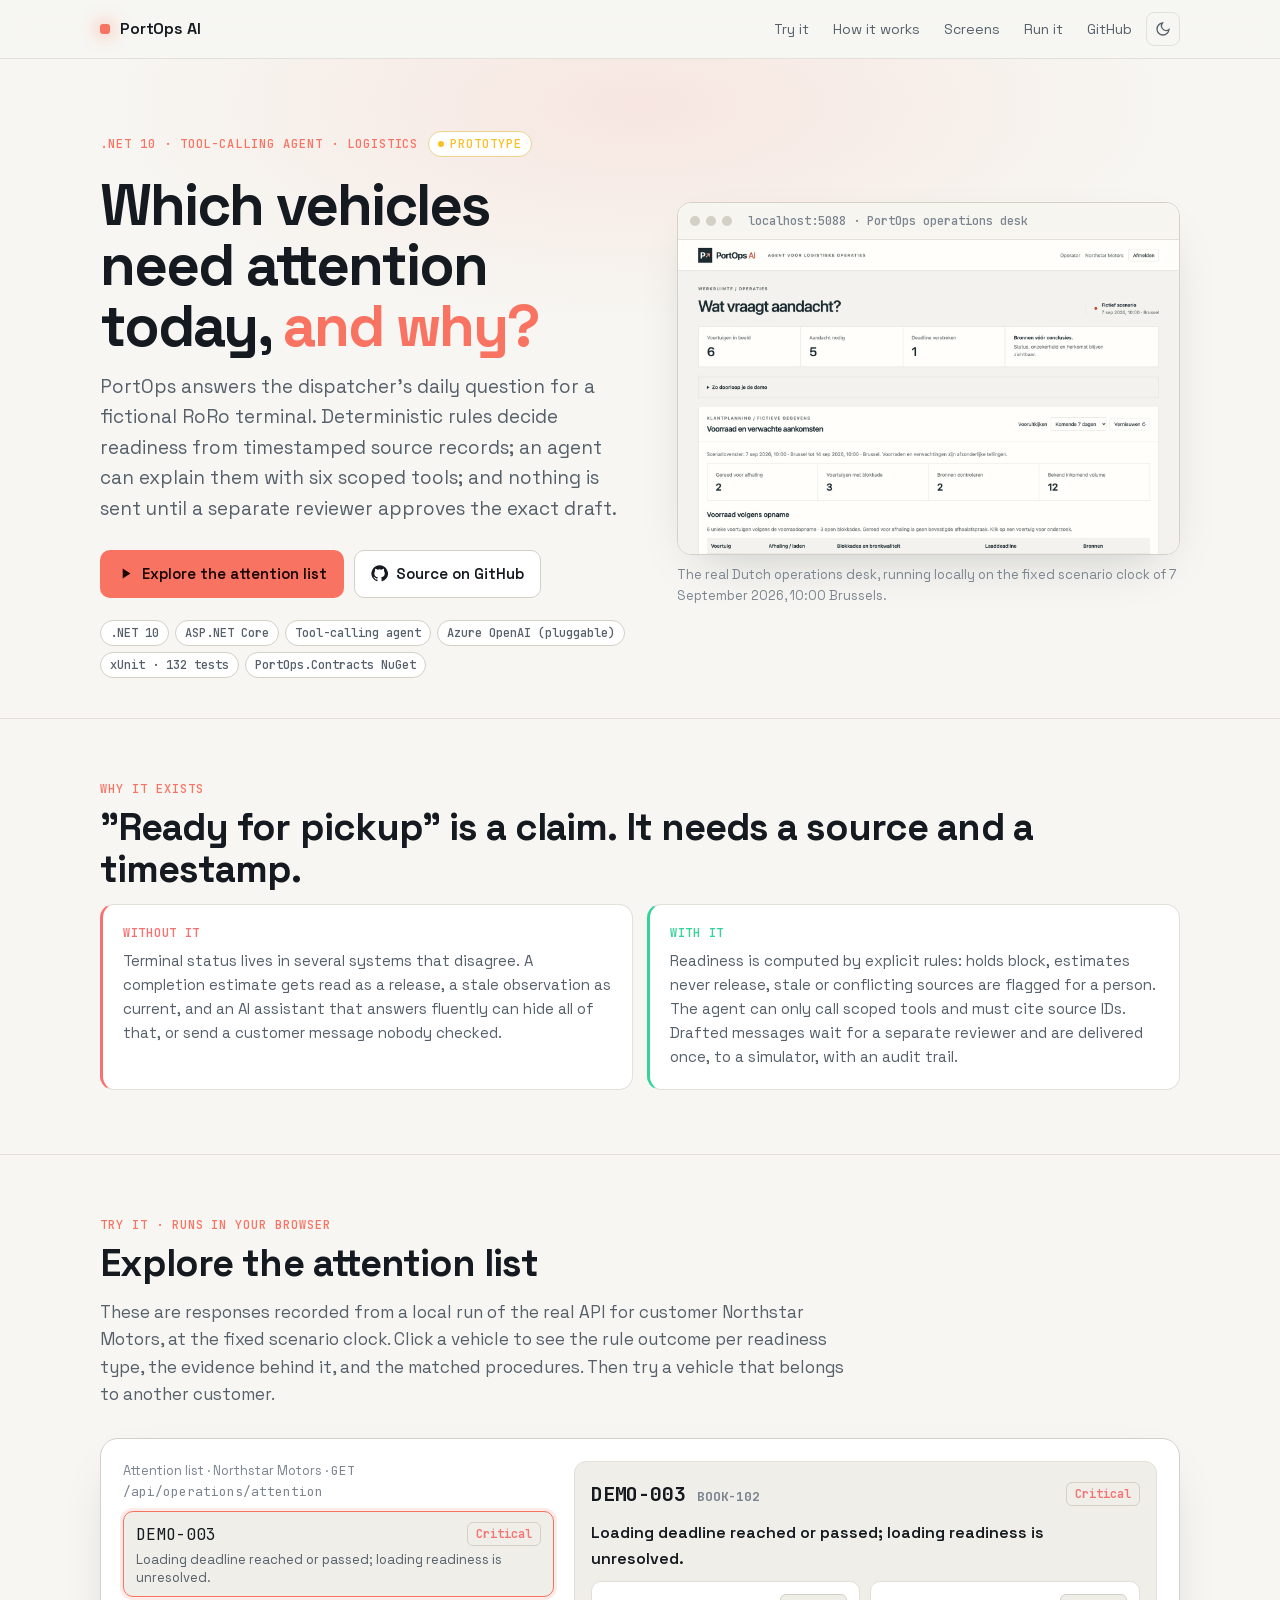
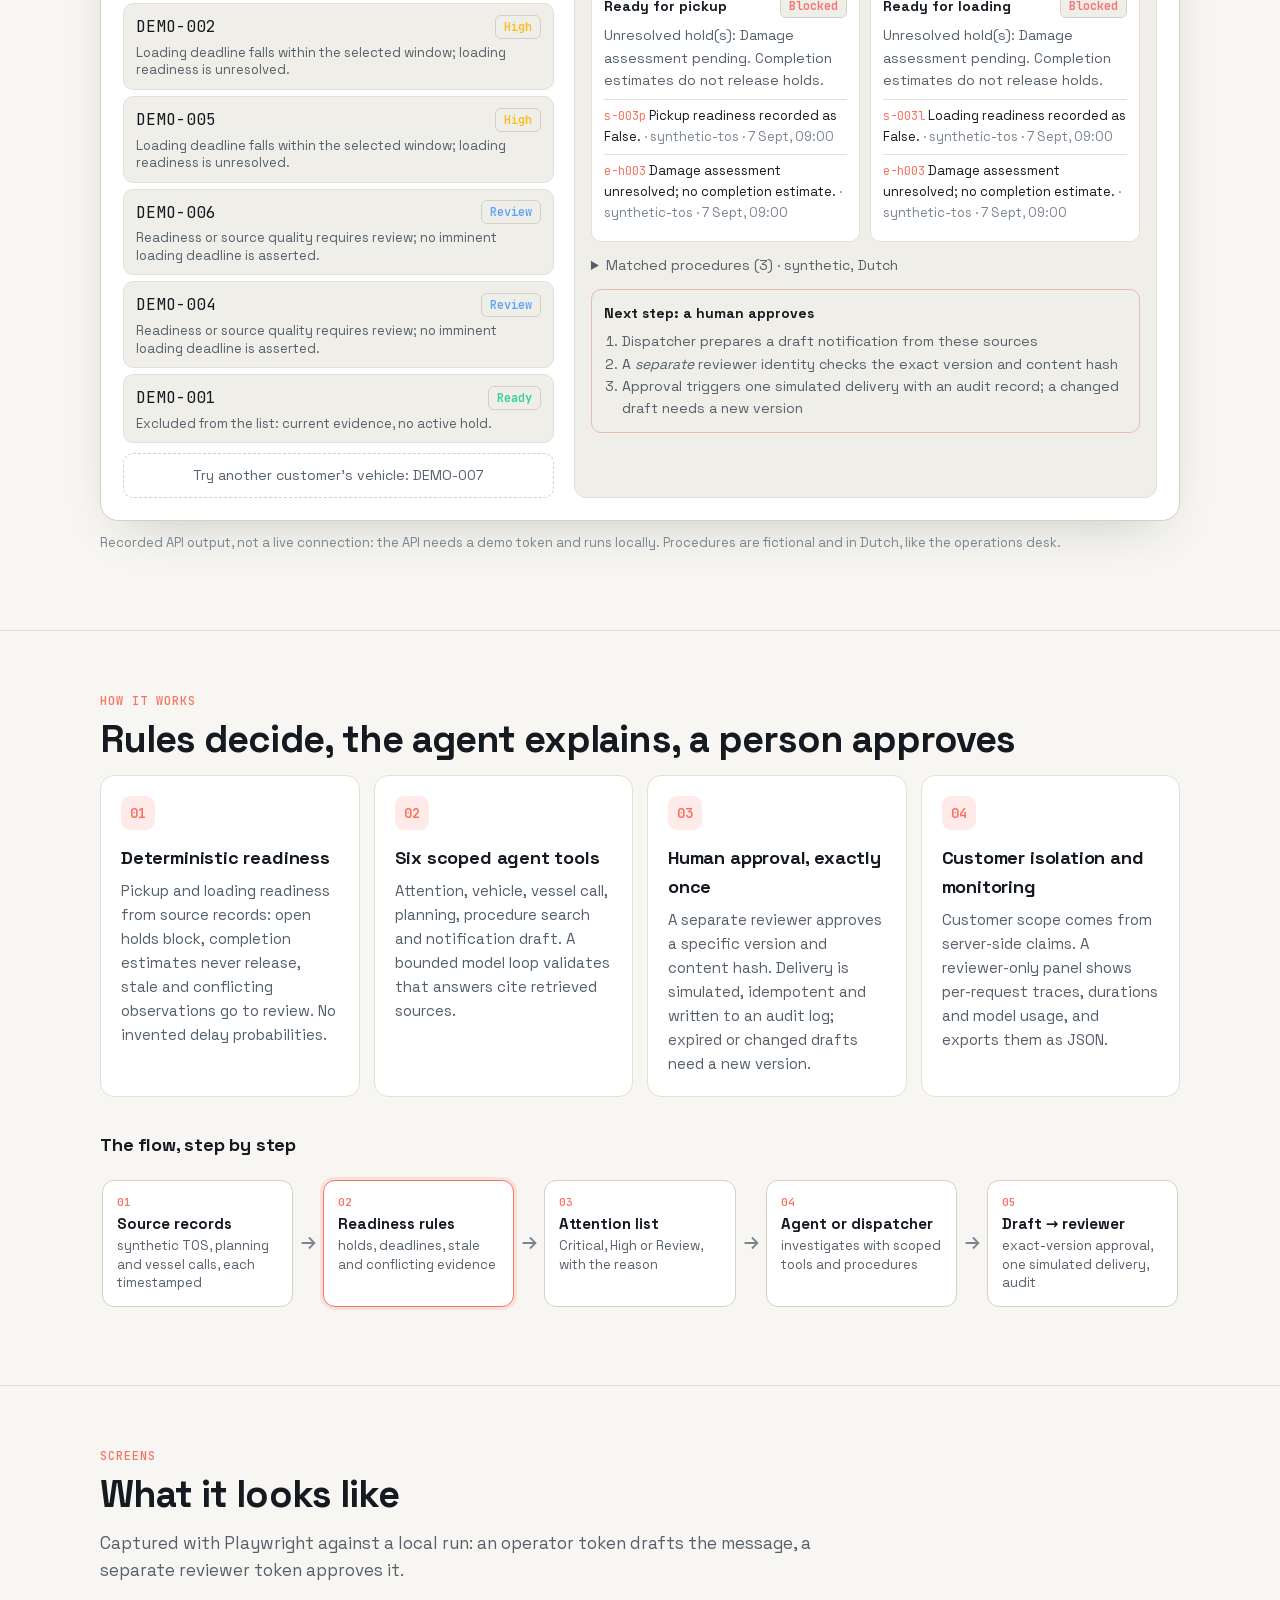
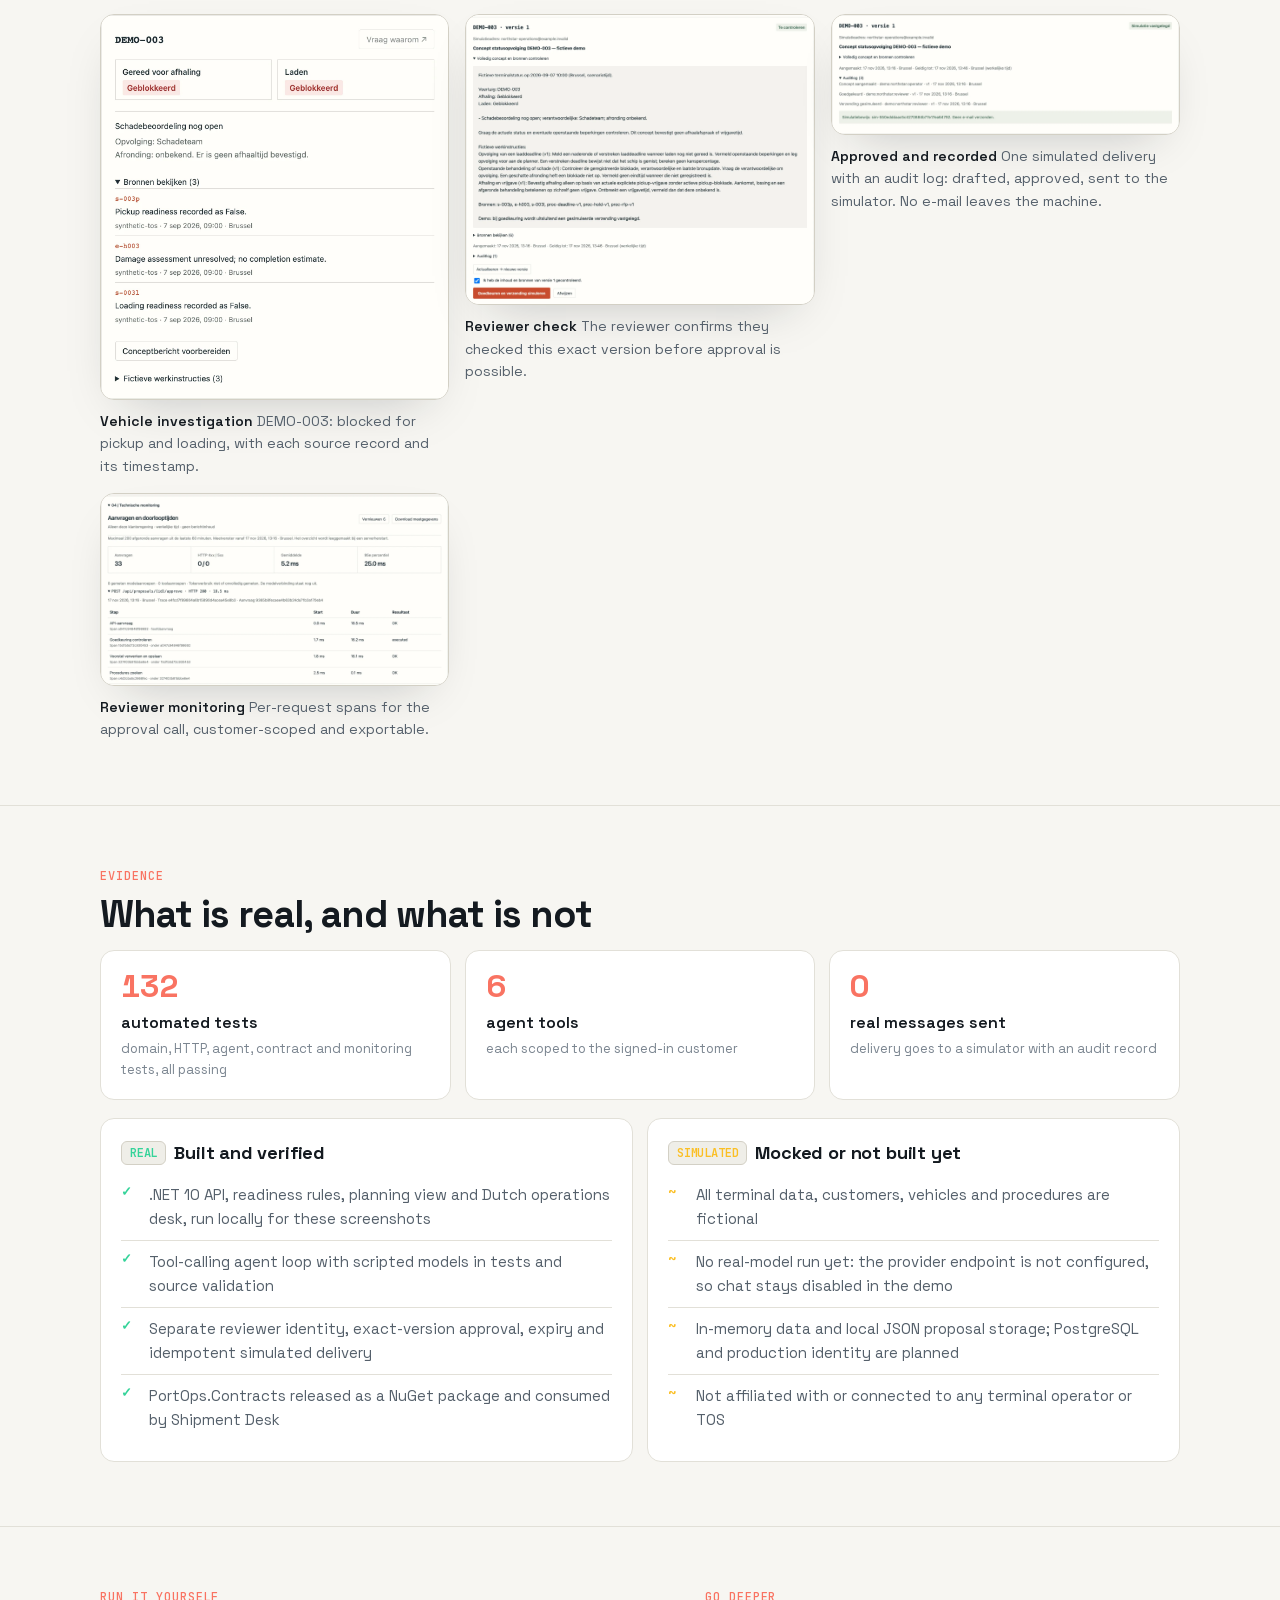
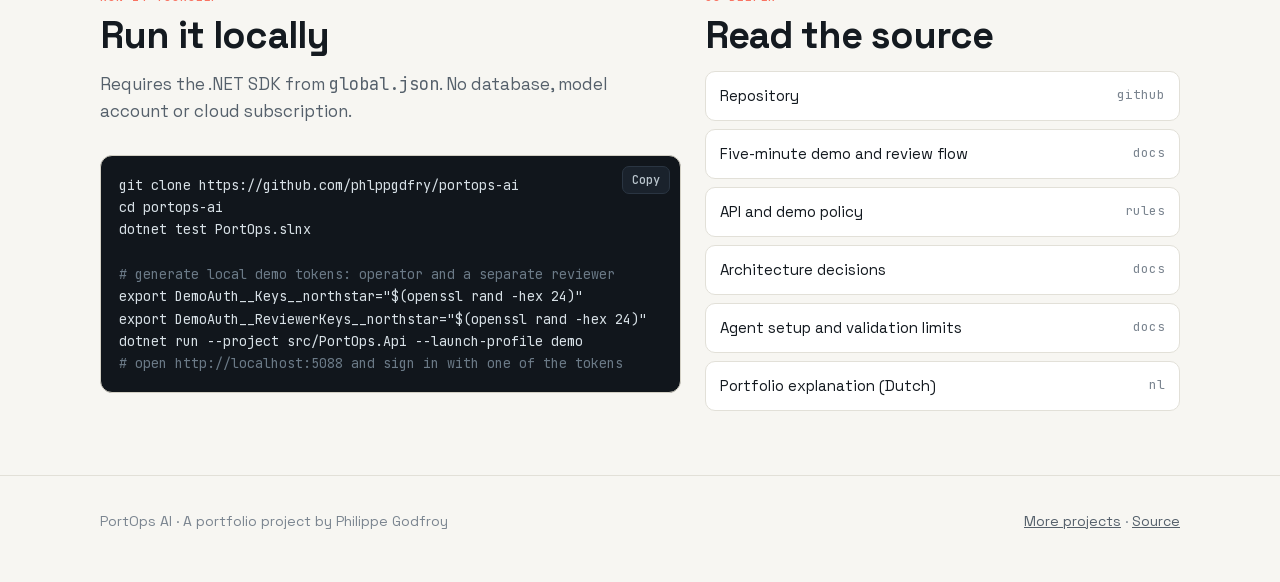
<file: site/index.html>
<!doctype html>
<html lang="en">
<head>
<meta charset="utf-8"><meta name="viewport" content="width=device-width,initial-scale=1">
<title>PortOps AI — an operations agent for a RoRo terminal that shows its sources</title>
<meta name="description" content="A .NET 10 operations API and Dutch operations desk for a fictional RoRo terminal: deterministic readiness rules, a tool-calling agent behind an interface, versioned procedures and human approval with audit records.">
<link rel="canonical" href="https://phlppgdfry.github.io/portops-ai/">
<meta property="og:type" content="website"><meta property="og:title" content="PortOps AI — an operations agent for a RoRo terminal that shows its sources"><meta property="og:description" content="A .NET 10 operations API and Dutch operations desk for a fictional RoRo terminal: deterministic readiness rules, a tool-calling agent behind an interface, versioned procedures and human approval with audit records.">
<meta property="og:url" content="https://phlppgdfry.github.io/portops-ai/"><meta property="og:image" content="https://phlppgdfry.github.io/portops-ai/og.jpg"><meta name="twitter:card" content="summary_large_image">
<meta name="theme-color" content="#0a0d12">
<link rel="icon" href="data:image/svg+xml,%3Csvg xmlns='http://www.w3.org/2000/svg' viewBox='0 0 32 32'%3E%3Crect width='32' height='32' rx='8' fill='%23f97362'/%3E%3C/svg%3E">
<link rel="preload" href="assets/space-grotesk-latin.woff2" as="font" type="font/woff2" crossorigin>
<link rel="stylesheet" href="assets/showcase.css">
<style>:root{--brand:#f97362;--accent-ink:#1a0603}
.po-grid{display:grid;grid-template-columns:.85fr 1.15fr;gap:20px}
.po-grid>*{min-width:0}
@media (max-width:900px){.po-grid{grid-template-columns:1fr}}
.po-list{display:grid;gap:6px}
.po-list button{display:grid;grid-template-columns:auto 1fr;gap:4px 10px;align-items:center;text-align:left;background:var(--bg2);border:1px solid var(--line);border-radius:10px;padding:10px 12px;color:var(--fg);cursor:pointer;font:inherit}
.po-list button .pill{justify-self:end}
.po-list button small{grid-column:1/-1;color:var(--muted);font-size:13px;line-height:1.35}
.po-list button[aria-current="true"]{border-color:var(--accent);box-shadow:0 0 0 3px color-mix(in srgb,var(--accent) 15%,transparent)}
.po-other{margin-top:10px;width:100%;background:none;border:1px dashed var(--line2);border-radius:10px;padding:10px;color:var(--muted);cursor:pointer;font:inherit;font-size:14px}
.po-other:hover{color:var(--fg);border-color:var(--accent)}
.po-detail{background:var(--bg2);border:1px solid var(--line);border-radius:12px;padding:16px}
.po-h{display:flex;justify-content:space-between;align-items:center;gap:10px}
.po-h h3{margin:0;font-size:20px}
.po-reason{font-weight:600;margin:10px 0}
.po-two{display:grid;grid-template-columns:1fr 1fr;gap:10px}
@media (max-width:620px){.po-two{grid-template-columns:1fr}}
.po-ready{background:var(--card);border:1px solid var(--line);border-radius:10px;padding:12px;font-size:14px}
.po-ready p{margin:6px 0;color:var(--muted)}
.po-rh{display:flex;justify-content:space-between;gap:8px;align-items:center}
.po-warn{color:var(--warn)!important}
.po-ev{list-style:none;margin:8px 0 0;padding:0;font-size:13px}
.po-ev li{padding:6px 0;border-top:1px solid var(--line)}
.po-ev code{color:var(--accent);font-size:12px}
.po-proc{margin-top:12px;font-size:14px}.po-proc summary{cursor:pointer;color:var(--muted)}.po-proc p{color:var(--muted)}
.po-gate{margin-top:12px;border:1px solid color-mix(in srgb,var(--accent) 35%,var(--line));border-radius:10px;padding:12px;font-size:14px}
.po-gate ol{margin:6px 0 0;padding-left:18px;color:var(--muted)}
</style>
</head>
<body>
<div class="top"><div class="wrap">
  <a class="brand" href="#"><i class="dot"></i><span>PortOps AI</span></a>
  <nav><a class="" href="#demo">Try it</a><a class="" href="#how">How it works</a><a class="hide-sm" href="#screens">Screens</a><a class="hide-sm" href="#run">Run it</a><a href="https://github.com/phlppgdfry/portops-ai" aria-label="GitHub repository">GitHub</a><button class="theme" type="button" aria-label="Toggle light or dark theme"><svg width="16" height="16" viewBox="0 0 24 24" fill="none" stroke="currentColor" stroke-width="2"><path d="M21 12.8A9 9 0 1 1 11.2 3a7 7 0 0 0 9.8 9.8z"/></svg></button></nav>
</div></div>
<main>
<header class="hero"><div class="wrap grid">
  <div>
    <div class="kicker"><span>.NET 10 · tool-calling agent · logistics</span><span class="chip status">Prototype</span></div>
    <h1>Which vehicles need attention today, <em>and why?</em></h1>
    <p class="lede">PortOps answers the dispatcher's daily question for a fictional RoRo terminal. Deterministic rules decide readiness from timestamped source records; an agent can explain them with six scoped tools; and nothing is sent until a separate reviewer approves the exact draft.</p>
    <div class="ctas"><a class="btn primary" href="#demo"><svg viewBox="0 0 24 24" fill="currentColor"><path d="M8 5v14l11-7z"/></svg> Explore the attention list</a><a class="btn" href="https://github.com/phlppgdfry/portops-ai"><svg viewBox="0 0 24 24" fill="currentColor"><path d="M12 .5a11.5 11.5 0 0 0-3.64 22.41c.58.1.79-.25.79-.56v-2c-3.2.7-3.88-1.37-3.88-1.37-.53-1.33-1.28-1.69-1.28-1.69-1.05-.72.08-.7.08-.7 1.16.08 1.77 1.19 1.77 1.19 1.03 1.77 2.7 1.26 3.36.96.1-.75.4-1.26.73-1.55-2.55-.29-5.24-1.28-5.24-5.69 0-1.26.45-2.29 1.19-3.1-.12-.29-.52-1.46.11-3.05 0 0 .97-.31 3.17 1.18a11 11 0 0 1 5.77 0c2.2-1.49 3.17-1.18 3.17-1.18.63 1.59.23 2.76.11 3.05.74.81 1.19 1.84 1.19 3.1 0 4.42-2.7 5.39-5.26 5.68.41.36.78 1.06.78 2.14v3.17c0 .31.21.67.8.56A11.5 11.5 0 0 0 12 .5Z"/></svg> Source on GitHub</a></div>
    <div class="stack"><span class="chip">.NET 10</span><span class="chip">ASP.NET Core</span><span class="chip">Tool-calling agent</span><span class="chip">Azure OpenAI (pluggable)</span><span class="chip">xUnit · 132 tests</span><span class="chip">PortOps.Contracts NuGet</span></div>
  </div>
  <div class="hero-visual"><div class="frame"><div class="bar"><i></i><i></i><i></i><b>localhost:5088 · PortOps operations desk</b></div><img src="img/portops-ai-shots-login-overview.webp" alt="PortOps AI" width="1600" height="1000"></div><div class="caption">The real Dutch operations desk, running locally on the fixed scenario clock of 7 September 2026, 10:00 Brussels.</div></div>
</div></header>
<section id="why"><div class="wrap">
  <p class="eyebrow">Why it exists</p><h2>"Ready for pickup" is a claim. It needs a source and a timestamp.</h2>
  <div class="problem">
    <div class="card before"><div class="label">Without it</div><p>Terminal status lives in several systems that disagree. A completion estimate gets read as a release, a stale observation as current, and an AI assistant that answers fluently can hide all of that, or send a customer message nobody checked.</p></div>
    <div class="card after"><div class="label">With it</div><p>Readiness is computed by explicit rules: holds block, estimates never release, stale or conflicting sources are flagged for a person. The agent can only call scoped tools and must cite source IDs. Drafted messages wait for a separate reviewer and are delivered once, to a simulator, with an audit trail.</p></div>
  </div>
</div></section>
<section id="demo"><div class="wrap">
  <p class="eyebrow">Try it · runs in your browser</p><h2>Explore the attention list</h2>
  <p class="sub">These are responses recorded from a local run of the real API for customer Northstar Motors, at the fixed scenario clock. Click a vehicle to see the rule outcome per readiness type, the evidence behind it, and the matched procedures. Then try a vehicle that belongs to another customer.</p>
  <div class="demo"><div class="po-grid">
  <div>
    <div class="small dim" style="margin-bottom:8px">Attention list · Northstar Motors · <span class="mono">GET /api/operations/attention</span></div>
    <div id="po-list" class="po-list"></div>
    <button type="button" class="po-other" id="po-other">Try another customer's vehicle: DEMO-007</button>
  </div>
  <div id="po-detail" class="po-detail" tabindex="-1"></div>
</div>
</div>
  <p class="note">Recorded API output, not a live connection: the API needs a demo token and runs locally. Procedures are fictional and in Dutch, like the operations desk.</p>
</div></section>
<section id="how"><div class="wrap">
  <p class="eyebrow">How it works</p><h2>Rules decide, the agent explains, a person approves</h2>
  
  <div class="cards"><div class="card"><div class="ic">01</div><h3>Deterministic readiness</h3><p>Pickup and loading readiness from source records: open holds block, completion estimates never release, stale and conflicting observations go to review. No invented delay probabilities.</p></div><div class="card"><div class="ic">02</div><h3>Six scoped agent tools</h3><p>Attention, vehicle, vessel call, planning, procedure search and notification draft. A bounded model loop validates that answers cite retrieved sources.</p></div><div class="card"><div class="ic">03</div><h3>Human approval, exactly once</h3><p>A separate reviewer approves a specific version and content hash. Delivery is simulated, idempotent and written to an audit log; expired or changed drafts need a new version.</p></div><div class="card"><div class="ic">04</div><h3>Customer isolation and monitoring</h3><p>Customer scope comes from server-side claims. A reviewer-only panel shows per-request traces, durations and model usage, and exports them as JSON.</p></div></div>
  <h3 style="margin:34px 0 14px">The flow, step by step</h3><div class="flow" role="list"><div class="node"><div class="n">01</div><b>Source records</b><small>synthetic TOS, planning and vessel calls, each timestamped</small></div><div class="arrow" aria-hidden="true"><svg viewBox="0 0 24 24" fill="none" stroke="currentColor" stroke-width="2"><path d="M5 12h14M13 6l6 6-6 6"/></svg></div><div class="node hl"><div class="n">02</div><b>Readiness rules</b><small>holds, deadlines, stale and conflicting evidence</small></div><div class="arrow" aria-hidden="true"><svg viewBox="0 0 24 24" fill="none" stroke="currentColor" stroke-width="2"><path d="M5 12h14M13 6l6 6-6 6"/></svg></div><div class="node"><div class="n">03</div><b>Attention list</b><small>Critical, High or Review, with the reason</small></div><div class="arrow" aria-hidden="true"><svg viewBox="0 0 24 24" fill="none" stroke="currentColor" stroke-width="2"><path d="M5 12h14M13 6l6 6-6 6"/></svg></div><div class="node"><div class="n">04</div><b>Agent or dispatcher</b><small>investigates with scoped tools and procedures</small></div><div class="arrow" aria-hidden="true"><svg viewBox="0 0 24 24" fill="none" stroke="currentColor" stroke-width="2"><path d="M5 12h14M13 6l6 6-6 6"/></svg></div><div class="node"><div class="n">05</div><b>Draft → reviewer</b><small>exact-version approval, one simulated delivery, audit</small></div></div>
</div></section>
<section id="screens"><div class="wrap">
  <p class="eyebrow">Screens</p><h2>What it looks like</h2>
  <p class="sub">Captured with Playwright against a local run: an operator token drafts the message, a separate reviewer token approves it.</p>
  <div class="gallery"><figure data-zoom="Vehicle investigation — DEMO-003: blocked for pickup and loading, with each source record and its timestamp."><div class="frame"><img src="img/portops-ai-shots-vehicle.webp" alt="Vehicle investigation" width="1220" height="1348" loading="lazy" decoding="async"></div><figcaption><b>Vehicle investigation</b> DEMO-003: blocked for pickup and loading, with each source record and its timestamp.</figcaption></figure><figure data-zoom="Reviewer check — The reviewer confirms they checked this exact version before approval is possible."><div class="frame"><img src="img/portops-ai-shots-review.webp" alt="Reviewer check" width="1600" height="1333" loading="lazy" decoding="async"></div><figcaption><b>Reviewer check</b> The reviewer confirms they checked this exact version before approval is possible.</figcaption></figure><figure data-zoom="Approved and recorded — One simulated delivery with an audit log: drafted, approved, sent to the simulator. No e-mail leaves the machine."><div class="frame"><img src="img/portops-ai-shots-approved.webp" alt="Approved and recorded" width="1600" height="548" loading="lazy" decoding="async"></div><figcaption><b>Approved and recorded</b> One simulated delivery with an audit log: drafted, approved, sent to the simulator. No e-mail leaves the machine.</figcaption></figure><figure data-zoom="Reviewer monitoring — Per-request spans for the approval call, customer-scoped and exportable."><div class="frame"><img src="img/portops-ai-shots-monitoring-crop.webp" alt="Reviewer monitoring" width="1600" height="880" loading="lazy" decoding="async"></div><figcaption><b>Reviewer monitoring</b> Per-request spans for the approval call, customer-scoped and exportable.</figcaption></figure></div>
</div></section>
<section id="evidence"><div class="wrap">
  <p class="eyebrow">Evidence</p><h2>What is real, and what is not</h2>
  
  <div class="metrics"><div class="metric"><div class="v">132</div><div class="l">automated tests</div><div class="s">domain, HTTP, agent, contract and monitoring tests, all passing</div></div><div class="metric"><div class="v">6</div><div class="l">agent tools</div><div class="s">each scoped to the signed-in customer</div></div><div class="metric"><div class="v">0</div><div class="l">real messages sent</div><div class="s">delivery goes to a simulator with an audit record</div></div></div>
  <div class="honest" style="margin-top:18px">
      <div class="card real"><h3><span class="pill ok">REAL</span> Built and verified</h3><ul><li>.NET 10 API, readiness rules, planning view and Dutch operations desk, run locally for these screenshots</li><li>Tool-calling agent loop with scripted models in tests and source validation</li><li>Separate reviewer identity, exact-version approval, expiry and idempotent simulated delivery</li><li>PortOps.Contracts released as a NuGet package and consumed by Shipment Desk</li></ul></div>
      <div class="card sim"><h3><span class="pill warn">SIMULATED</span> Mocked or not built yet</h3><ul><li>All terminal data, customers, vehicles and procedures are fictional</li><li>No real-model run yet: the provider endpoint is not configured, so chat stays disabled in the demo</li><li>In-memory data and local JSON proposal storage; PostgreSQL and production identity are planned</li><li>Not affiliated with or connected to any terminal operator or TOS</li></ul></div></div>
</div></section>
<section id="run"><div class="wrap two">
  <div><p class="eyebrow">Run it yourself</p><h2>Run it locally</h2>
  <p class="sub">Requires the .NET SDK from <code>global.json</code>. No database, model account or cloud subscription.</p>
  <div class="code"><button class="copy" type="button">Copy</button><pre><code>git clone https://github.com/phlppgdfry/portops-ai
cd portops-ai
dotnet test PortOps.slnx

<span class="c"># generate local demo tokens: operator and a separate reviewer</span>
export DemoAuth__Keys__northstar=&quot;$(openssl rand -hex 24)&quot;
export DemoAuth__ReviewerKeys__northstar=&quot;$(openssl rand -hex 24)&quot;
dotnet run --project src/PortOps.Api --launch-profile demo
<span class="c"># open http://localhost:5088 and sign in with one of the tokens</span></code></pre></div></div>
  <div><p class="eyebrow">Go deeper</p><h2>Read the source</h2>
  <div class="links"><a href="https://github.com/phlppgdfry/portops-ai"><span>Repository</span><span>github</span></a><a href="https://github.com/phlppgdfry/portops-ai/blob/HEAD/docs/demo-walkthrough.md"><span>Five-minute demo and review flow</span><span>docs</span></a><a href="https://github.com/phlppgdfry/portops-ai/blob/HEAD/docs/api-and-rules.md"><span>API and demo policy</span><span>rules</span></a><a href="https://github.com/phlppgdfry/portops-ai/blob/HEAD/docs/architecture.md"><span>Architecture decisions</span><span>docs</span></a><a href="https://github.com/phlppgdfry/portops-ai/blob/HEAD/docs/agent-setup.md"><span>Agent setup and validation limits</span><span>docs</span></a><a href="https://github.com/phlppgdfry/portops-ai/blob/HEAD/docs/portfolio-uitleg.md"><span>Portfolio explanation (Dutch)</span><span>nl</span></a></div></div>
</div></section></main>
<footer><div class="wrap">
  <span>PortOps AI · A portfolio project by Philippe Godfroy</span>
  <span><a href="https://www.philippegodfroy.com/work">More projects</a> · <a href="https://github.com/phlppgdfry/portops-ai">Source</a></span>
</div></footer>
<script src="assets/showcase.js"></script>
<script src="assets/demo.js" type="module"></script>
</body></html>
</file>
<file: site/assets/showcase.css>
/* Showcase kit — shared styles for project pages. Self-hosted fonts, no external requests. */
@font-face{font-family:'Space Grotesk';font-style:normal;font-weight:400 700;font-display:swap;src:url('space-grotesk-latin.woff2') format('woff2')}
@font-face{font-family:'JetBrains Mono';font-style:normal;font-weight:300 700;font-display:swap;src:url('jetbrains-mono-latin.woff2') format('woff2')}

:root{
  --bg:#0a0d12; --bg2:#0e131a; --card:#111821; --card2:#151e29; --line:#1f2a37; --line2:#2a3746;
  --fg:#e6ece9; --muted:#93a1ad; --dim:#66737f;
  --accent:var(--brand,#34d399); --accent-ink:#06110c;
  --ok:#34d399; --warn:#fbbf24; --bad:#f87171; --info:#60a5fa;
  --radius:14px; --shadow:0 20px 60px -20px rgba(0,0,0,.6);
  --mono:'JetBrains Mono',ui-monospace,SFMono-Regular,Menlo,monospace;
  --sans:'Space Grotesk',system-ui,-apple-system,Segoe UI,sans-serif;
  color-scheme:dark;
}
@media (prefers-color-scheme:light){
  :root:not([data-theme="dark"]){
    --bg:#f7f6f2; --bg2:#efeee8; --card:#ffffff; --card2:#f6f5f0; --line:#e2e0d8; --line2:#d3d0c5;
    --fg:#141a20; --muted:#55606b; --dim:#7b8590; --shadow:0 20px 50px -24px rgba(20,26,32,.25); color-scheme:light;
  }
}
:root[data-theme="light"]{
  --bg:#f7f6f2; --bg2:#efeee8; --card:#ffffff; --card2:#f6f5f0; --line:#e2e0d8; --line2:#d3d0c5;
  --fg:#141a20; --muted:#55606b; --dim:#7b8590; --shadow:0 20px 50px -24px rgba(20,26,32,.25); color-scheme:light;
}
*{box-sizing:border-box}
html{scroll-behavior:smooth;-webkit-text-size-adjust:100%}
body{margin:0;background:var(--bg);color:var(--fg);font:16px/1.6 var(--sans);-webkit-font-smoothing:antialiased;overflow-x:hidden}
a{color:inherit}
img{max-width:100%;display:block}
code,pre,kbd,.mono{font-family:var(--mono);font-variant-ligatures:none}
.wrap{max-width:1120px;margin:0 auto;padding:0 20px}
@media (max-width:520px){.wrap{padding:0 16px}}

/* top bar */
.top{position:sticky;top:0;z-index:20;backdrop-filter:saturate(1.4) blur(12px);-webkit-backdrop-filter:saturate(1.4) blur(12px);background:color-mix(in srgb,var(--bg) 78%,transparent);border-bottom:1px solid var(--line)}
.top .wrap{display:flex;align-items:center;gap:16px;height:58px}
.brand{display:flex;align-items:center;gap:10px;text-decoration:none;font-weight:600;letter-spacing:-.01em;min-width:0}
.brand .dot{width:10px;height:10px;border-radius:3px;background:var(--accent);box-shadow:0 0 18px var(--accent);flex:none}
.brand span{white-space:nowrap;overflow:hidden;text-overflow:ellipsis}
.top nav{margin-left:auto;display:flex;gap:4px;align-items:center}
.top nav a{font-size:14px;color:var(--muted);text-decoration:none;padding:6px 10px;border-radius:8px}
.top nav a:hover{color:var(--fg);background:var(--card)}
@media (max-width:760px){.top nav a.hide-sm{display:none}}
@media (max-width:520px){.top nav a:not(:first-child):not([aria-label]){display:none}.top nav a{padding:6px 8px}}
.theme{background:none;border:1px solid var(--line);color:var(--muted);border-radius:8px;width:34px;height:34px;cursor:pointer;display:grid;place-items:center}
.theme:hover{color:var(--fg)}

/* hero */
.hero{position:relative;padding:72px 0 40px;overflow:hidden}
.hero::before{content:"";position:absolute;inset:-40% -10% auto;height:620px;background:radial-gradient(closest-side,color-mix(in srgb,var(--accent) 22%,transparent),transparent 70%);pointer-events:none;opacity:.55}
.hero .grid>*,.two>*,.problem>*,.honest>*{min-width:0}
.hero .grid{position:relative;display:grid;grid-template-columns:1.05fr 1fr;gap:48px;align-items:center}
@media (max-width:900px){.hero{padding:44px 0 24px}.hero .grid{grid-template-columns:1fr;gap:32px}}
.kicker{font:500 12px/1 var(--mono);letter-spacing:.08em;text-transform:uppercase;color:var(--accent);display:flex;gap:10px;flex-wrap:wrap;align-items:center}
.chip{display:inline-flex;align-items:center;gap:6px;font:500 12px/1 var(--mono);padding:6px 9px;border-radius:999px;border:1px solid var(--line2);color:var(--muted);background:var(--card)}
.chip.status{color:var(--warn);border-color:color-mix(in srgb,var(--warn) 40%,var(--line))}
.chip.status.live{color:var(--ok);border-color:color-mix(in srgb,var(--ok) 40%,var(--line))}
.chip.status::before{content:"";width:6px;height:6px;border-radius:50%;background:currentColor}
h1{font-size:clamp(34px,5.4vw,58px);line-height:1.04;letter-spacing:-.035em;margin:18px 0 16px;font-weight:700}
h1 em{font-style:normal;color:var(--accent)}
.lede{font-size:clamp(17px,1.7vw,19px);color:var(--muted);max-width:40em;margin:0 0 26px}
.ctas{display:flex;gap:10px;flex-wrap:wrap}
.btn{display:inline-flex;align-items:center;gap:8px;text-decoration:none;font-weight:600;font-size:15px;padding:11px 16px;border-radius:10px;border:1px solid var(--line2);background:var(--card);color:var(--fg);cursor:pointer;transition:transform .15s,border-color .15s}
.btn:hover{transform:translateY(-1px);border-color:var(--accent)}
.btn.primary{background:var(--accent);color:var(--accent-ink);border-color:transparent}
.btn svg{width:17px;height:17px}
.stack{display:flex;flex-wrap:wrap;gap:6px;margin-top:22px}

/* frames */
.frame{border-radius:var(--radius);border:1px solid var(--line2);background:var(--card);box-shadow:var(--shadow);overflow:hidden}
.frame .bar{display:flex;align-items:center;gap:6px;padding:10px 12px;border-bottom:1px solid var(--line);background:var(--card2)}
.frame .bar i{width:10px;height:10px;border-radius:50%;background:var(--line2)}
.frame .bar b{margin-left:10px;font:500 12px var(--mono);color:var(--dim);white-space:nowrap;overflow:hidden;text-overflow:ellipsis}
.frame img{width:100%;height:auto}
.phones{display:flex;gap:14px;justify-content:center;align-items:flex-end}
.phone{width:min(46%,230px);border-radius:34px;border:8px solid #000;background:#000;box-shadow:var(--shadow);overflow:hidden;outline:1px solid var(--line2)}
.phone:nth-child(2){transform:translateY(-22px)}
.phone img{border-radius:26px}
.hero-visual{position:relative}
.hero-visual .caption{font-size:13px;color:var(--dim);margin-top:10px}

/* sections */
section{padding:64px 0;border-top:1px solid var(--line)}
@media (max-width:760px){section{padding:46px 0}}
.eyebrow{font:500 12px/1 var(--mono);letter-spacing:.08em;text-transform:uppercase;color:var(--accent);margin:0 0 12px}
h2{font-size:clamp(26px,3.4vw,38px);line-height:1.1;letter-spacing:-.025em;margin:0 0 14px}
h3{font-size:18px;margin:0 0 6px;letter-spacing:-.01em}
.sub{color:var(--muted);max-width:44em;margin:0 0 30px;font-size:17px}
.cards{display:grid;grid-template-columns:repeat(auto-fit,minmax(240px,1fr));gap:14px}
.card{background:var(--card);border:1px solid var(--line);border-radius:var(--radius);padding:20px}
.card p{margin:0;color:var(--muted);font-size:15px}
.card .ic{width:34px;height:34px;border-radius:9px;display:grid;place-items:center;background:color-mix(in srgb,var(--accent) 14%,transparent);color:var(--accent);margin-bottom:14px;font:600 14px var(--mono)}
.problem{display:grid;grid-template-columns:1fr 1fr;gap:14px}
@media (max-width:760px){.problem{grid-template-columns:1fr}}
.problem .card.before{border-left:3px solid var(--bad)}
.problem .card.after{border-left:3px solid var(--ok)}
.problem .label{font:600 12px var(--mono);letter-spacing:.06em;text-transform:uppercase;margin-bottom:8px}
.problem .before .label{color:var(--bad)} .problem .after .label{color:var(--ok)}

/* flow diagram */
.flow{display:flex;align-items:stretch;gap:0;overflow-x:auto;padding:6px 2px 14px;scrollbar-width:thin}
.flow .node{flex:1 0 150px;max-width:220px;background:var(--card);border:1px solid var(--line2);border-radius:12px;padding:14px;position:relative}
.flow .node.hl{border-color:var(--accent);box-shadow:0 0 0 3px color-mix(in srgb,var(--accent) 16%,transparent)}
.flow .node .n{font:600 11px var(--mono);color:var(--accent);margin-bottom:6px}
.flow .node b{display:block;font-size:15px;line-height:1.25;margin-bottom:4px}
.flow .node small{display:block;color:var(--muted);font-size:13px;line-height:1.4}
.flow .arrow{flex:0 0 30px;display:grid;place-items:center;color:var(--dim)}
.flow .arrow svg{width:22px;height:22px}
@media (max-width:760px){
  .flow{flex-direction:column;overflow:visible}
  .flow .node{max-width:none;flex:none}
  .flow .arrow{flex:0 0 26px;transform:rotate(90deg)}
}
.flow-note{font-size:14px;color:var(--dim);margin-top:4px}

/* gallery */
.gallery{display:grid;grid-template-columns:repeat(auto-fit,minmax(300px,1fr));gap:16px}
.gallery.phones-g{grid-template-columns:repeat(auto-fit,minmax(170px,1fr))}
.gallery figure{margin:0;cursor:zoom-in}
.gallery figure .frame{transition:transform .2s,border-color .2s}
.gallery figure:hover .frame{transform:translateY(-2px);border-color:var(--accent)}
.gallery figcaption{font-size:14px;color:var(--muted);margin-top:10px}
.gallery figcaption b{color:var(--fg);font-weight:600}
.lightbox{position:fixed;inset:0;background:rgba(5,7,10,.92);z-index:100;display:none;place-items:center;padding:24px;cursor:zoom-out}
.lightbox.open{display:grid}
.lightbox img{max-height:88vh;width:auto;max-width:100%;border-radius:10px}
.lightbox p{color:#cfd8df;text-align:center;margin:12px 0 0;font-size:14px}
video{width:100%;display:block;background:#000}

/* metrics */
.metrics{display:grid;grid-template-columns:repeat(auto-fit,minmax(200px,1fr));gap:14px}
.metric{background:var(--card);border:1px solid var(--line);border-radius:var(--radius);padding:18px 20px}
.metric .v{font-size:32px;font-weight:700;letter-spacing:-.03em;line-height:1.1;color:var(--accent);font-variant-numeric:tabular-nums}
.metric .l{font-weight:600;margin-top:6px}
.metric .s{color:var(--dim);font-size:13px;margin-top:4px}

/* honesty */
.honest{display:grid;grid-template-columns:1fr 1fr;gap:14px}
@media (max-width:760px){.honest{grid-template-columns:1fr}}
.honest ul{margin:0;padding:0;list-style:none}
.honest li{padding:9px 0 9px 28px;position:relative;border-top:1px solid var(--line);color:var(--muted);font-size:15px}
.honest li:first-child{border-top:0}
.honest li::before{position:absolute;left:0;top:9px;font:700 13px var(--mono)}
.honest .real li::before{content:"✓";color:var(--ok)}
.honest .sim li::before{content:"~";color:var(--warn)}
.honest h3{display:flex;align-items:center;gap:8px}

/* code */
.code{position:relative;background:#07090c;border:1px solid var(--line2);border-radius:12px;overflow:hidden}
:root[data-theme="light"] .code{background:#11161c}
@media (prefers-color-scheme:light){:root:not([data-theme="dark"]) .code{background:#11161c}}
.code pre{margin:0;padding:18px 18px;overflow-x:auto;font-size:13.5px;line-height:1.65;color:#d7e0e6}
.code .copy{position:absolute;top:10px;right:10px;font:500 12px var(--mono);background:#1a222c;border:1px solid #2a3542;color:#b9c4cc;border-radius:7px;padding:5px 9px;cursor:pointer}
.code .copy:hover{color:#fff}
.code .c{color:#6b7a87}
.code .da{color:#4ade80}.code .dd{color:#f87171}
.two{display:grid;grid-template-columns:1.1fr .9fr;gap:24px;align-items:start}
@media (max-width:900px){.two{grid-template-columns:1fr}}
.links{display:flex;flex-direction:column;gap:8px}
.links a{display:flex;justify-content:space-between;gap:12px;align-items:center;text-decoration:none;padding:12px 14px;border:1px solid var(--line);border-radius:10px;background:var(--card);font-size:15px}
.links a:hover{border-color:var(--accent)}
.links a span:last-child{color:var(--dim);font-family:var(--mono);font-size:13px}

/* demo container */
.demo{background:var(--card);border:1px solid var(--line2);border-radius:18px;padding:22px;box-shadow:var(--shadow)}
@media (max-width:520px){.demo{padding:14px;border-radius:14px}}
.demo label{font-size:13px;color:var(--muted);display:block;margin-bottom:6px;font-weight:500}
.demo input,.demo select,.demo textarea{width:100%;font:14px var(--mono);color:var(--fg);background:var(--bg2);border:1px solid var(--line2);border-radius:9px;padding:10px 12px;outline:none}
.demo textarea{min-height:180px;resize:vertical;line-height:1.5}
.demo input:focus,.demo select:focus,.demo textarea:focus{border-color:var(--accent)}
.demo input[type=range]{padding:0;accent-color:var(--accent);background:none;border:0}
.demo .row{display:grid;grid-template-columns:repeat(auto-fit,minmax(180px,1fr));gap:12px;margin-bottom:12px}
.pill{display:inline-flex;align-items:center;gap:6px;font:600 12px/1 var(--mono);padding:5px 8px;border-radius:6px;background:var(--bg2);border:1px solid var(--line2)}
.pill.ok{color:var(--ok)} .pill.warn{color:var(--warn)} .pill.bad{color:var(--bad)} .pill.info{color:var(--info)}
.tbl{width:100%;border-collapse:collapse;font-size:14px}
.tbl th{text-align:left;font:600 12px var(--mono);color:var(--dim);text-transform:uppercase;letter-spacing:.04em;padding:8px 10px;border-bottom:1px solid var(--line2)}
.tbl td{padding:9px 10px;border-bottom:1px solid var(--line);vertical-align:top}
.tbl td.num{text-align:right;font-variant-numeric:tabular-nums;font-family:var(--mono)}
.scroll-x{overflow-x:auto}
.tabs{display:flex;gap:6px;flex-wrap:wrap;margin-bottom:14px}
.tabs button{font:500 13px var(--sans);padding:8px 12px;border-radius:9px;border:1px solid var(--line2);background:var(--bg2);color:var(--muted);cursor:pointer}
.tabs button[aria-selected="true"]{background:var(--accent);color:var(--accent-ink);border-color:transparent;font-weight:600}
.muted{color:var(--muted)} .dim{color:var(--dim)} .small{font-size:13px}
.note{font-size:13px;color:var(--dim);margin-top:12px}

footer{border-top:1px solid var(--line);padding:34px 0 50px;color:var(--dim);font-size:14px}
footer .wrap{display:flex;gap:16px;flex-wrap:wrap;justify-content:space-between}
footer a{color:var(--muted)}
.sr{position:absolute;width:1px;height:1px;overflow:hidden;clip:rect(0 0 0 0)}
@media (prefers-reduced-motion:reduce){*{transition:none!important;scroll-behavior:auto!important}}

/* shared demo tiles */
.kpi-tiles{display:grid;grid-template-columns:repeat(4,1fr);gap:8px}
@media (max-width:520px){.kpi-tiles{grid-template-columns:repeat(2,1fr)}}
.kpi-tile{background:var(--bg2);border:1px solid var(--line);border-radius:10px;padding:10px 12px;min-width:0}
.kpi-tile .v{font:700 22px/1.1 var(--mono);color:var(--fg)}
.kpi-tile .l{font-size:12px;color:var(--muted);margin-top:4px;line-height:1.3}
.kpi-tile.big{grid-column:span 2;background:color-mix(in srgb,var(--accent) 12%,var(--bg2));border-color:color-mix(in srgb,var(--accent) 40%,var(--line))}
.kpi-tile.big .v{font-size:34px;color:var(--accent)}
.kpi-tile.warn .v{color:var(--warn)}
.kpi-tile.bad .v{color:var(--bad)}
.kpi-tile.ok .v{color:var(--ok)}
</file>
